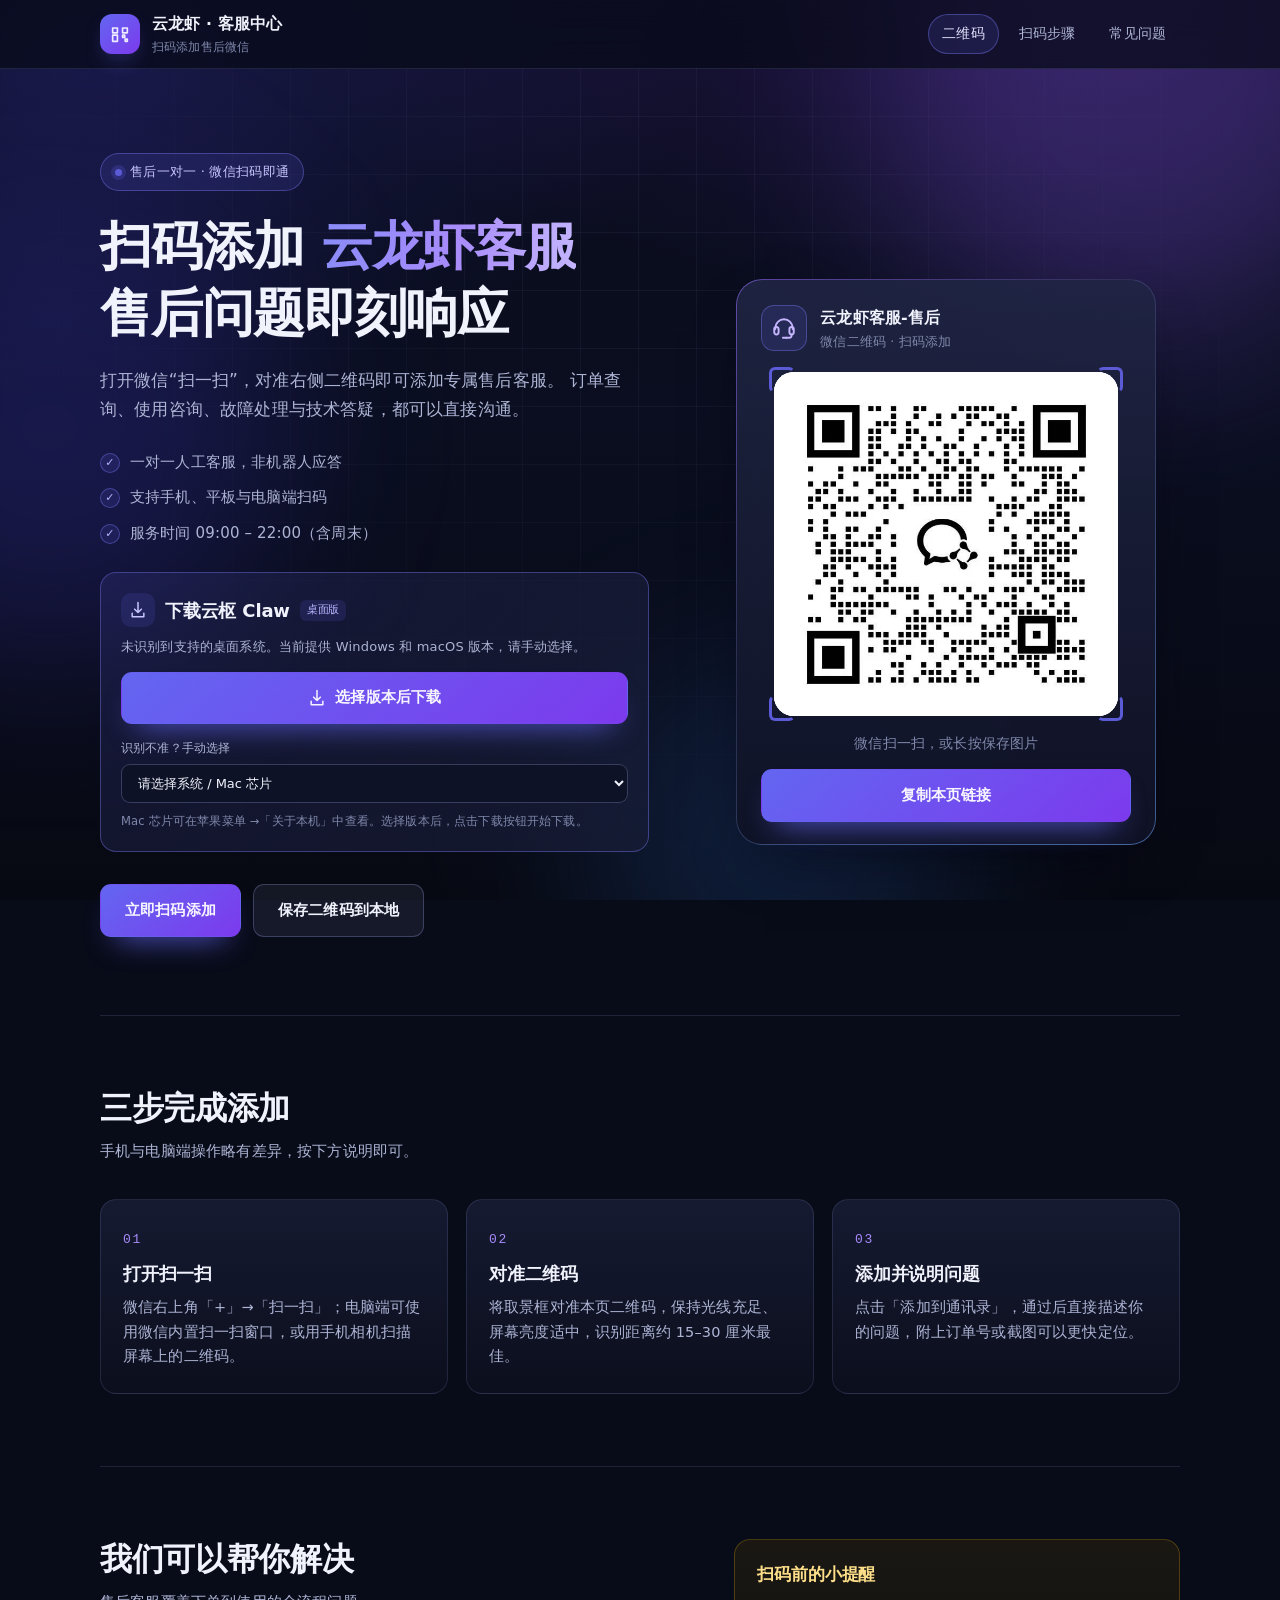
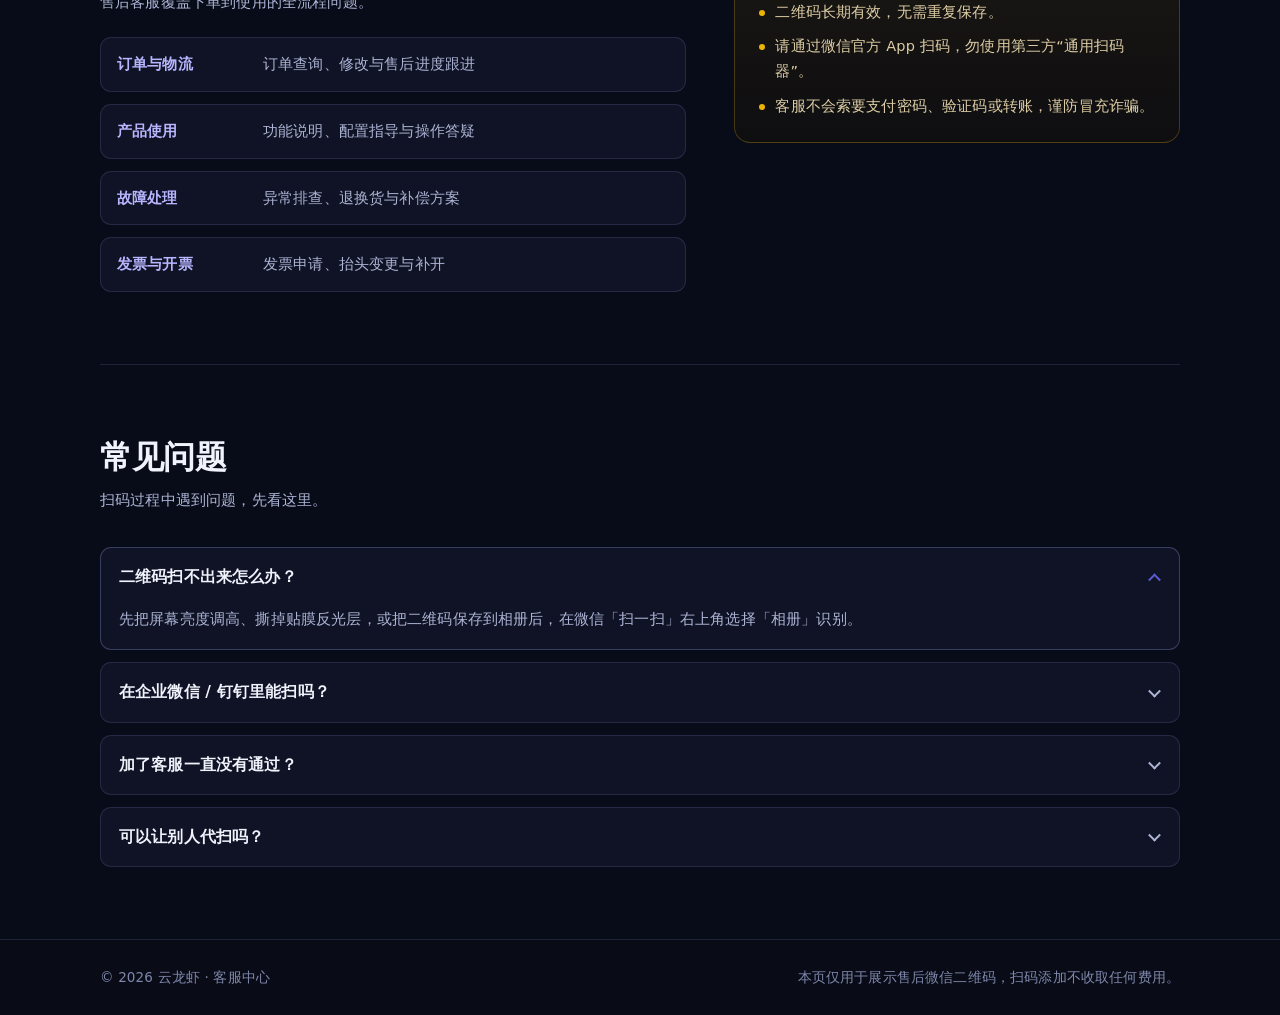
<file: docs/index.html>
<!doctype html>
<html lang="zh-CN">
  <head>
    <meta charset="UTF-8" />
    <meta name="viewport" content="width=device-width, initial-scale=1.0, viewport-fit=cover" />
    <meta name="theme-color" content="#0b1220" />
    <meta name="description" content="扫码添加云龙虾客服-售后微信，获取一对一售后支持。" />
    <meta name="format-detection" content="telephone=no" />
    <title>添加云龙虾客服 · 售后支持</title>
    <link rel="icon" href="data:image/svg+xml,%3Csvg xmlns='http://www.w3.org/2000/svg' viewBox='0 0 64 64'%3E%3Crect width='64' height='64' rx='14' fill='%2307c160'/%3E%3Cg fill='%23fff'%3E%3Crect x='14' y='14' width='12' height='12' rx='2'/%3E%3Crect x='38' y='14' width='12' height='12' rx='2'/%3E%3Crect x='14' y='38' width='12' height='12' rx='2'/%3E%3Crect x='32' y='32' width='6' height='6'/%3E%3Crect x='44' y='32' width='6' height='6'/%3E%3Crect x='32' y='44' width='6' height='6'/%3E%3Crect x='44' y='44' width='6' height='6'/%3E%3C/g%3E%3C/svg%3E" />
    <link rel="stylesheet" href="./styles.css?v=20261015-mobile-v1" />
  </head>
  <body>
    <a class="skip-link" href="#qr-panel">跳到二维码</a>

    <div class="aurora" aria-hidden="true">
      <span class="aurora__blob aurora__blob--green"></span>
      <span class="aurora__blob aurora__blob--blue"></span>
      <span class="aurora__blob aurora__blob--warm"></span>
      <span class="aurora__grid"></span>
    </div>

    <header class="topbar">
      <div class="shell topbar__inner">
        <div class="brand">
          <span class="brand__mark" aria-hidden="true">
            <svg viewBox="0 0 24 24" fill="none" stroke="currentColor" stroke-width="1.8" stroke-linecap="round" stroke-linejoin="round">
              <path d="M4 5.5h5.2v5.2H4zM14.8 5.5H20v5.2h-5.2zM4 13.3h5.2V20H4z" />
              <path d="M14.8 13.3h2.4v2.4h-2.4zM17.6 17.6H20V20h-2.4z" />
            </svg>
          </span>
          <span class="brand__text">
            <strong>云龙虾 · 客服中心</strong>
            <em>扫码添加售后微信</em>
          </span>
        </div>

        <nav class="topbar__nav" aria-label="页面导航">
          <a href="#qr-panel">二维码</a>
          <a href="#steps">扫码步骤</a>
          <a href="#faq">常见问题</a>
        </nav>
      </div>
    </header>

    <main class="shell">
      <section class="hero" aria-labelledby="hero-title">
        <div class="hero__copy">
          <span class="pill">
            <i class="pill__dot" aria-hidden="true"></i>
            售后一对一 · 微信扫码即通
          </span>
          <h1 id="hero-title">
            扫码添加 <span class="grad">云龙虾客服</span><br />
            售后问题即刻响应
          </h1>
          <p class="hero__lead">
            打开微信“扫一扫”，对准<span class="hero__lead-side">右侧</span>二维码即可添加专属售后客服。
            订单查询、使用咨询、故障处理与技术答疑，都可以直接沟通。
          </p>

          <ul class="hero__points">
            <li><span aria-hidden="true">✓</span> 一对一人工客服，非机器人应答</li>
            <li><span aria-hidden="true">✓</span> 支持手机、平板与电脑端扫码</li>
            <li><span aria-hidden="true">✓</span> 服务时间 09:00 – 22:00（含周末）</li>
          </ul>

          <section class="desktop-download" id="desktop-download" aria-labelledby="download-title" hidden>
            <div class="desktop-download__heading">
              <span class="desktop-download__icon" aria-hidden="true">
                <svg viewBox="0 0 24 24" fill="none" stroke="currentColor" stroke-width="1.8" stroke-linecap="round" stroke-linejoin="round">
                  <path d="M12 3v12m-4-4 4 4 4-4M5 16v4h14v-4" />
                </svg>
              </span>
              <h2 id="download-title">下载云枢 Claw <span>桌面版</span></h2>
            </div>
            <p class="desktop-download__status" id="download-status" role="status" aria-live="polite">请选择与你电脑对应的版本。</p>
            <a class="btn btn--primary desktop-download__primary" id="download-primary" href="#download-platform" aria-describedby="download-status">
              <svg viewBox="0 0 24 24" fill="none" stroke="currentColor" stroke-width="1.8" stroke-linecap="round" stroke-linejoin="round" aria-hidden="true">
                <path d="M12 3v12m-4-4 4 4 4-4M5 16v4h14v-4" />
              </svg>
              <span id="download-label">选择版本后下载</span>
            </a>
            <div class="desktop-download__choice">
              <label for="download-platform">识别不准？手动选择</label>
              <select id="download-platform" aria-describedby="download-help">
                <option value="">请选择系统 / Mac 芯片</option>
                <option value="windows-x64" data-label="下载 Windows 64 位版" data-detail="Windows x64 · v0.1.18 · ZIP 完整包" data-url="https://alioss.denuoxuankeji.com/yunshu-claw-codex-updates/windows/0.1.18/builds/20261013-2037/YunshuClaw-0.1.18-windows-x64-full.zip">Windows 64 位 · v0.1.18（ZIP 完整包）</option>
                <option value="mac-arm64" data-label="下载 Mac 版（Apple 芯片）" data-detail="macOS Apple 芯片 · v0.1.5 · DMG" data-url="https://alioss.denuoxuankeji.com/yunshu-claw-codex-updates/mac/0.1.5/%E4%BA%91%E6%9E%A2Claw-0.1.5-mac-arm64.dmg">Mac Apple 芯片 · v0.1.5（M 系列）</option>
                <option value="mac-x64" data-label="下载 Mac 版（Intel 芯片）" data-detail="macOS Intel 芯片 · v0.1.5 · DMG" data-url="https://alioss.denuoxuankeji.com/yunshu-claw-codex-updates/mac/0.1.5/%E4%BA%91%E6%9E%A2Claw-0.1.5-mac-x64.dmg">Mac Intel 芯片 · v0.1.5（x64）</option>
              </select>
            </div>
            <p class="desktop-download__help" id="download-help">Mac 芯片可在苹果菜单 →「关于本机」中查看。选择版本后，点击下载按钮开始下载。</p>
          </section>

          <div class="hero__cta">
            <a class="btn btn--primary" href="#qr-panel">立即扫码添加</a>
            <a class="btn btn--ghost" href="./customer-service-qr.jpg?v=20261010" download="customer-service-qr.jpg" id="save-qr">
              保存二维码到本地
            </a>
          </div>

          <p class="hero__hint" id="save-hint" role="status" aria-live="polite"></p>
        </div>

        <div class="hero__card" id="qr-panel">
          <div class="qr-card">
            <div class="activation-intro mobile-only">
              <p class="activation-intro__brand">云枢 Claw · 软件激活</p>
              <h1 id="activation-title">添加微信，激活软件</h1>
            </div>
            <div class="qr-card__head">
              <span class="qr-card__avatar" aria-hidden="true">
                <svg viewBox="0 0 24 24" fill="none" stroke="currentColor" stroke-width="1.8" stroke-linecap="round" stroke-linejoin="round">
                  <path d="M4 13v-1a8 8 0 0 1 16 0v1" />
                  <rect x="3" y="11" width="4" height="7" rx="2" />
                  <rect x="17" y="11" width="4" height="7" rx="2" />
                  <path d="M19 18v1a2 2 0 0 1-2 2h-3" />
                  <path d="M11 21h3" />
                </svg>
              </span>
              <span class="qr-card__name">
                <strong>云龙虾客服-售后</strong>
                <em>微信二维码 · 扫码添加</em>
              </span>
            </div>

            <div class="qr-card__frame">
              <img
                class="qr-card__img"
                src="./customer-service-qr.jpg?v=20261010"
                alt="云龙虾客服-售后 的微信二维码，扫码即可添加好友"
                width="640"
                height="640"
                decoding="async"
              />
              <span class="qr-card__corner qr-card__corner--tl" aria-hidden="true"></span>
              <span class="qr-card__corner qr-card__corner--tr" aria-hidden="true"></span>
              <span class="qr-card__corner qr-card__corner--bl" aria-hidden="true"></span>
              <span class="qr-card__corner qr-card__corner--br" aria-hidden="true"></span>
            </div>

            <div class="activation-guide mobile-only">
              <p class="activation-guide__press" id="activation-press"><span aria-hidden="true">↑</span> 在微信内长按二维码识别</p>
              <ol class="activation-steps" aria-label="软件激活步骤">
                <li>
                  <span class="activation-steps__number" aria-hidden="true">1</span>
                  <div><strong>添加微信联系人</strong><p>识别后点击「添加到通讯录」</p></div>
                </li>
                <li>
                  <span class="activation-steps__number" aria-hidden="true">2</span>
                  <div><strong>发送 <em>「激活软件」</em></strong><p>通过后，客服协助完成激活</p></div>
                </li>
              </ol>
              <details class="activation-help">
                <summary>不在微信内，或长按没反应？</summary>
                <p>先保存二维码，再打开微信右上角「+」→「扫一扫」→ 从相册选择这张图片识别。</p>
                <a class="btn btn--ghost" id="mobile-save-qr" href="./customer-service-qr.jpg?v=20261010" download="customer-service-qr.jpg">保存二维码图片</a>
                <p class="activation-help__status" id="mobile-save-hint" role="status" aria-live="polite"></p>
              </details>
              <p class="activation-guide__note">人工客服协助 · 服务时间 09:00 – 22:00</p>
            </div>

            <p class="qr-card__tip">微信扫一扫，或长按保存图片</p>

            <div class="qr-card__actions">
              <button class="btn btn--primary btn--block" type="button" id="copy-link">
                复制本页链接
              </button>
            </div>
          </div>
        </div>
      </section>

      <section class="block" id="steps" aria-labelledby="steps-title">
        <header class="block__head">
          <h2 id="steps-title">三步完成添加</h2>
          <p>手机与电脑端操作略有差异，按下方说明即可。</p>
        </header>

        <div class="grid grid--3">
          <article class="card">
            <span class="card__index">01</span>
            <h3>打开扫一扫</h3>
            <p>微信右上角「+」→「扫一扫」；电脑端可使用微信内置扫一扫窗口，或用手机相机扫描屏幕上的二维码。</p>
          </article>
          <article class="card">
            <span class="card__index">02</span>
            <h3>对准二维码</h3>
            <p>将取景框对准本页二维码，保持光线充足、屏幕亮度适中，识别距离约 15–30 厘米最佳。</p>
          </article>
          <article class="card">
            <span class="card__index">03</span>
            <h3>添加并说明问题</h3>
            <p>点击「添加到通讯录」，通过后直接描述你的问题，附上订单号或截图可以更快定位。</p>
          </article>
        </div>
      </section>

      <section class="block block--split" aria-labelledby="support-title">
        <div class="support">
          <h2 id="support-title">我们可以帮你解决</h2>
          <p class="support__lead">售后客服覆盖下单到使用的全流程问题。</p>
          <ul class="support__list">
            <li><strong>订单与物流</strong><span>订单查询、修改与售后进度跟进</span></li>
            <li><strong>产品使用</strong><span>功能说明、配置指导与操作答疑</span></li>
            <li><strong>故障处理</strong><span>异常排查、退换货与补偿方案</span></li>
            <li><strong>发票与开票</strong><span>发票申请、抬头变更与补开</span></li>
          </ul>
        </div>

        <div class="note-card">
          <h3>扫码前的小提醒</h3>
          <ul>
            <li>二维码长期有效，无需重复保存。</li>
            <li>请通过微信官方 App 扫码，勿使用第三方“通用扫码器”。</li>
            <li>客服不会索要支付密码、验证码或转账，谨防冒充诈骗。</li>
          </ul>
        </div>
      </section>

      <section class="block" id="faq" aria-labelledby="faq-title">
        <header class="block__head">
          <h2 id="faq-title">常见问题</h2>
          <p>扫码过程中遇到问题，先看这里。</p>
        </header>

        <div class="faq">
          <details open>
            <summary>二维码扫不出来怎么办？</summary>
            <p>先把屏幕亮度调高、撕掉贴膜反光层，或把二维码保存到相册后，在微信「扫一扫」右上角选择「相册」识别。</p>
          </details>
          <details>
            <summary>在企业微信 / 钉钉里能扫吗？</summary>
            <p>建议使用微信 App 扫码添加客服；如果在其他应用中无法识别或跳转，请保存二维码后，在微信「扫一扫」中选择相册识别。</p>
          </details>
          <details>
            <summary>加了客服一直没有通过？</summary>
            <p>客服在 09:00 – 22:00 内会逐一处理，高峰期可能延迟，请耐心等待；紧急问题可再次发送消息提醒。</p>
          </details>
          <details>
            <summary>可以让别人代扫吗？</summary>
            <p>可以。把本页链接分享给同事，对方用微信扫码添加后说明情况即可，售后会核对订单信息。</p>
          </details>
        </div>
      </section>
    </main>

    <footer class="footer">
      <div class="shell footer__inner">
        <p>© <span id="year">2026</span> 云龙虾 · 客服中心</p>
        <p class="footer__note">本页仅用于展示售后微信二维码，扫码添加不收取任何费用。</p>
      </div>
    </footer>

    <a class="fab" href="#qr-panel" id="fab" aria-label="回到二维码">
      <svg viewBox="0 0 24 24" fill="none" stroke="currentColor" stroke-width="1.9" stroke-linecap="round" stroke-linejoin="round" aria-hidden="true">
        <path d="M4 5.5h5.2v5.2H4zM14.8 5.5H20v5.2h-5.2zM4 13.3h5.2V20H4z" />
        <path d="M14.8 13.3h2.4v2.4h-2.4zM17.6 17.6H20V20h-2.4z" />
      </svg>
      <span>扫码</span>
    </a>

    <script src="./app.js?v=20261015-mobile-v1" defer></script>
  </body>
</html>
</file>
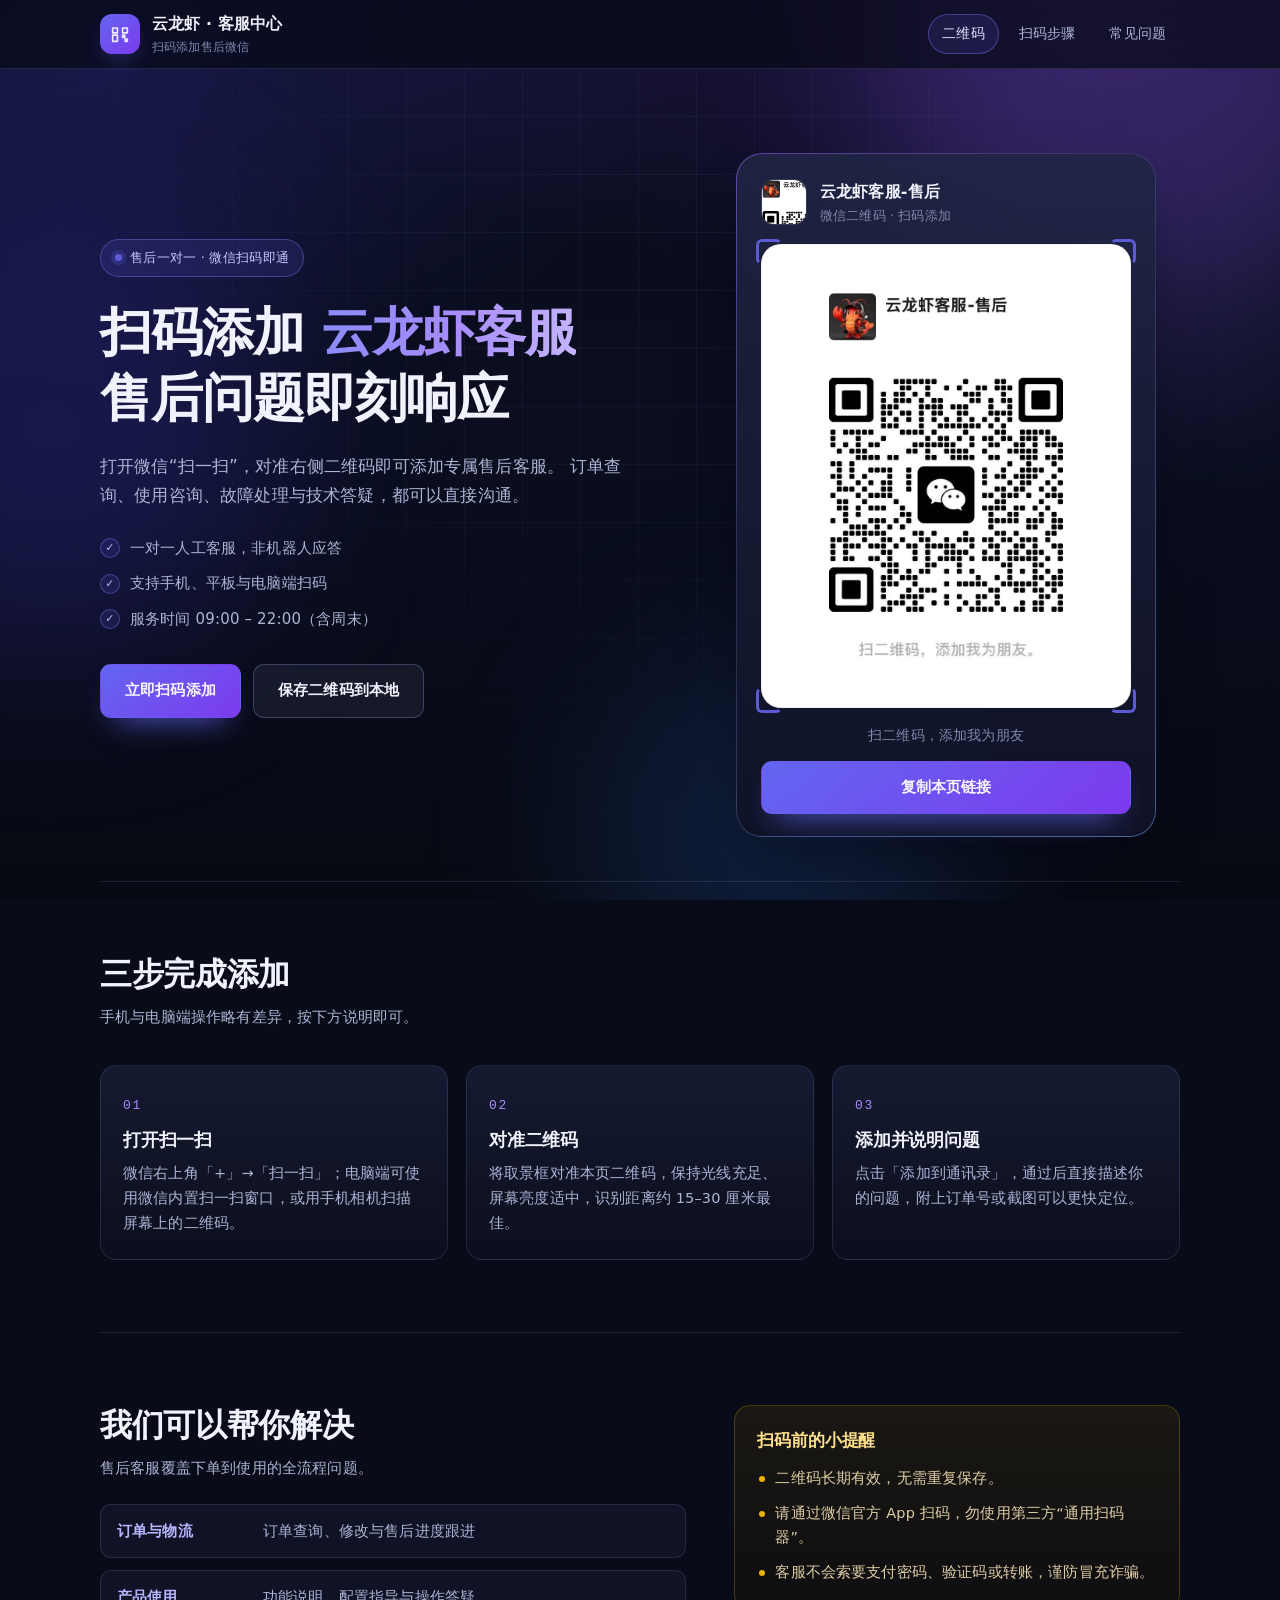
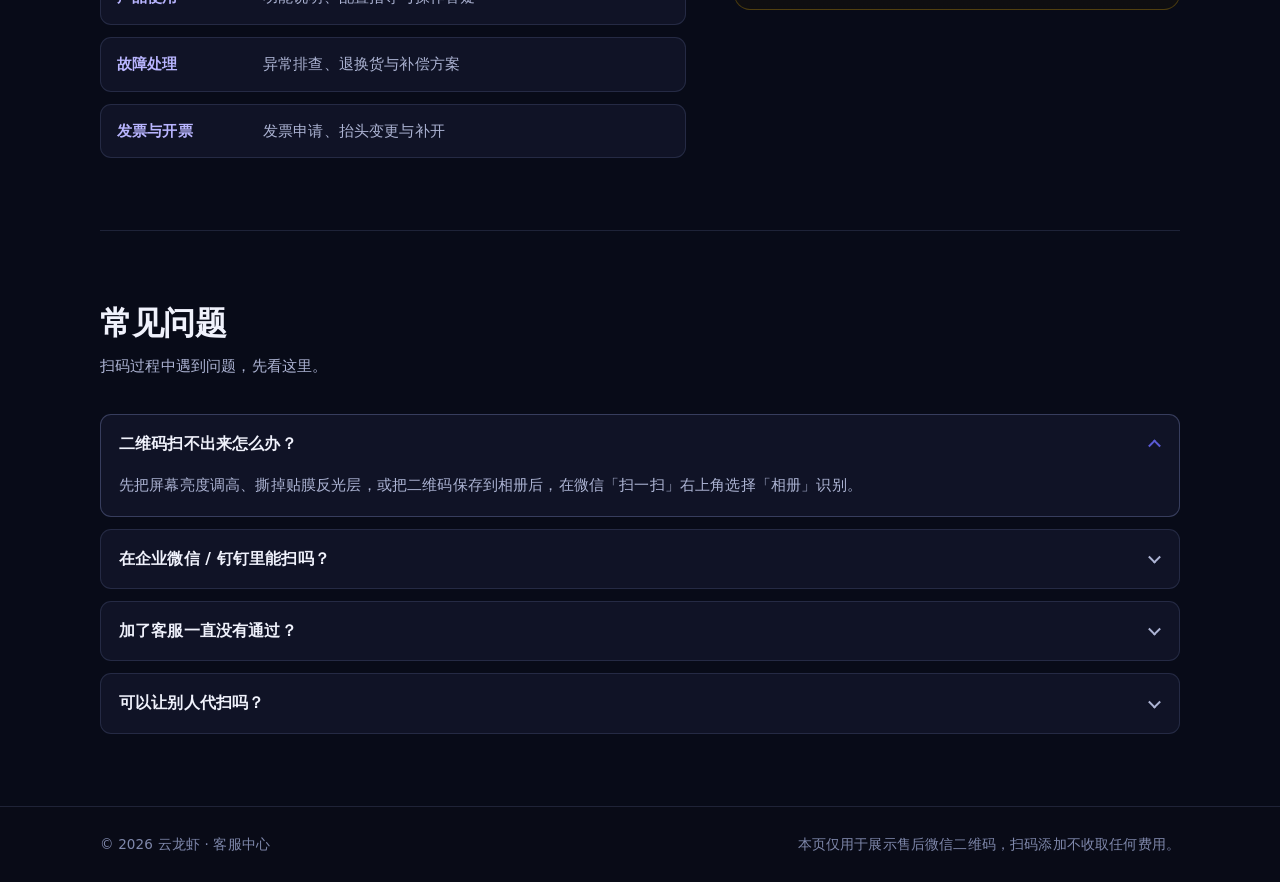
<file: site/index.html>
<!doctype html>
<html lang="zh-CN">
  <head>
    <meta charset="UTF-8" />
    <meta name="viewport" content="width=device-width, initial-scale=1.0, viewport-fit=cover" />
    <meta name="theme-color" content="#0b1220" />
    <meta name="description" content="扫码添加云龙虾客服-售后微信，获取一对一售后支持。" />
    <meta name="format-detection" content="telephone=no" />
    <title>添加云龙虾客服 · 售后支持</title>
    <link rel="icon" href="data:image/svg+xml,%3Csvg xmlns='http://www.w3.org/2000/svg' viewBox='0 0 64 64'%3E%3Crect width='64' height='64' rx='14' fill='%2307c160'/%3E%3Cg fill='%23fff'%3E%3Crect x='14' y='14' width='12' height='12' rx='2'/%3E%3Crect x='38' y='14' width='12' height='12' rx='2'/%3E%3Crect x='14' y='38' width='12' height='12' rx='2'/%3E%3Crect x='32' y='32' width='6' height='6'/%3E%3Crect x='44' y='32' width='6' height='6'/%3E%3Crect x='32' y='44' width='6' height='6'/%3E%3Crect x='44' y='44' width='6' height='6'/%3E%3C/g%3E%3C/svg%3E" />
    <link rel="stylesheet" href="./styles.css" />
  </head>
  <body>
    <a class="skip-link" href="#qr-panel">跳到二维码</a>

    <div class="aurora" aria-hidden="true">
      <span class="aurora__blob aurora__blob--green"></span>
      <span class="aurora__blob aurora__blob--blue"></span>
      <span class="aurora__blob aurora__blob--warm"></span>
      <span class="aurora__grid"></span>
    </div>

    <header class="topbar">
      <div class="shell topbar__inner">
        <div class="brand">
          <span class="brand__mark" aria-hidden="true">
            <svg viewBox="0 0 24 24" fill="none" stroke="currentColor" stroke-width="1.8" stroke-linecap="round" stroke-linejoin="round">
              <path d="M4 5.5h5.2v5.2H4zM14.8 5.5H20v5.2h-5.2zM4 13.3h5.2V20H4z" />
              <path d="M14.8 13.3h2.4v2.4h-2.4zM17.6 17.6H20V20h-2.4z" />
            </svg>
          </span>
          <span class="brand__text">
            <strong>云龙虾 · 客服中心</strong>
            <em>扫码添加售后微信</em>
          </span>
        </div>

        <nav class="topbar__nav" aria-label="页面导航">
          <a href="#qr-panel">二维码</a>
          <a href="#steps">扫码步骤</a>
          <a href="#faq">常见问题</a>
        </nav>
      </div>
    </header>

    <main class="shell">
      <section class="hero" aria-labelledby="hero-title">
        <div class="hero__copy">
          <span class="pill">
            <i class="pill__dot" aria-hidden="true"></i>
            售后一对一 · 微信扫码即通
          </span>
          <h1 id="hero-title">
            扫码添加 <span class="grad">云龙虾客服</span><br />
            售后问题即刻响应
          </h1>
          <p class="hero__lead">
            打开微信“扫一扫”，对准<span class="hero__lead-side">右侧</span>二维码即可添加专属售后客服。
            订单查询、使用咨询、故障处理与技术答疑，都可以直接沟通。
          </p>

          <ul class="hero__points">
            <li><span aria-hidden="true">✓</span> 一对一人工客服，非机器人应答</li>
            <li><span aria-hidden="true">✓</span> 支持手机、平板与电脑端扫码</li>
            <li><span aria-hidden="true">✓</span> 服务时间 09:00 – 22:00（含周末）</li>
          </ul>

          <div class="hero__cta">
            <a class="btn btn--primary" href="#qr-panel">立即扫码添加</a>
            <a class="btn btn--ghost" href="./customer-service-qr.jpg" download="customer-service-qr.jpg" id="save-qr">
              保存二维码到本地
            </a>
          </div>

          <p class="hero__hint" id="save-hint" role="status" aria-live="polite"></p>
        </div>

        <div class="hero__card" id="qr-panel">
          <div class="qr-card">
            <div class="qr-card__head">
          <span class="qr-card__avatar" aria-hidden="true">
                <img src="./customer-service-qr.jpg" alt="" width="888" height="1128" decoding="async" />
              </span>
              <span class="qr-card__name">
                <strong>云龙虾客服-售后</strong>
                <em>微信二维码 · 扫码添加</em>
              </span>
            </div>

            <div class="qr-card__frame">
              <img
                class="qr-card__img"
                src="./customer-service-qr.jpg"
                alt="云龙虾客服-售后 的微信二维码，扫码即可添加好友"
                width="888"
                height="1128"
                decoding="async"
              />
              <span class="qr-card__corner qr-card__corner--tl" aria-hidden="true"></span>
              <span class="qr-card__corner qr-card__corner--tr" aria-hidden="true"></span>
              <span class="qr-card__corner qr-card__corner--bl" aria-hidden="true"></span>
              <span class="qr-card__corner qr-card__corner--br" aria-hidden="true"></span>
            </div>

            <p class="qr-card__tip">扫二维码，添加我为朋友</p>

            <div class="qr-card__actions">
              <button class="btn btn--primary btn--block" type="button" id="copy-link">
                复制本页链接
              </button>
            </div>
          </div>
        </div>
      </section>

      <section class="block" id="steps" aria-labelledby="steps-title">
        <header class="block__head">
          <h2 id="steps-title">三步完成添加</h2>
          <p>手机与电脑端操作略有差异，按下方说明即可。</p>
        </header>

        <div class="grid grid--3">
          <article class="card">
            <span class="card__index">01</span>
            <h3>打开扫一扫</h3>
            <p>微信右上角「+」→「扫一扫」；电脑端可使用微信内置扫一扫窗口，或用手机相机扫描屏幕上的二维码。</p>
          </article>
          <article class="card">
            <span class="card__index">02</span>
            <h3>对准二维码</h3>
            <p>将取景框对准本页二维码，保持光线充足、屏幕亮度适中，识别距离约 15–30 厘米最佳。</p>
          </article>
          <article class="card">
            <span class="card__index">03</span>
            <h3>添加并说明问题</h3>
            <p>点击「添加到通讯录」，通过后直接描述你的问题，附上订单号或截图可以更快定位。</p>
          </article>
        </div>
      </section>

      <section class="block block--split" aria-labelledby="support-title">
        <div class="support">
          <h2 id="support-title">我们可以帮你解决</h2>
          <p class="support__lead">售后客服覆盖下单到使用的全流程问题。</p>
          <ul class="support__list">
            <li><strong>订单与物流</strong><span>订单查询、修改与售后进度跟进</span></li>
            <li><strong>产品使用</strong><span>功能说明、配置指导与操作答疑</span></li>
            <li><strong>故障处理</strong><span>异常排查、退换货与补偿方案</span></li>
            <li><strong>发票与开票</strong><span>发票申请、抬头变更与补开</span></li>
          </ul>
        </div>

        <div class="note-card">
          <h3>扫码前的小提醒</h3>
          <ul>
            <li>二维码长期有效，无需重复保存。</li>
            <li>请通过微信官方 App 扫码，勿使用第三方“通用扫码器”。</li>
            <li>客服不会索要支付密码、验证码或转账，谨防冒充诈骗。</li>
          </ul>
        </div>
      </section>

      <section class="block" id="faq" aria-labelledby="faq-title">
        <header class="block__head">
          <h2 id="faq-title">常见问题</h2>
          <p>扫码过程中遇到问题，先看这里。</p>
        </header>

        <div class="faq">
          <details open>
            <summary>二维码扫不出来怎么办？</summary>
            <p>先把屏幕亮度调高、撕掉贴膜反光层，或把二维码保存到相册后，在微信「扫一扫」右上角选择「相册」识别。</p>
          </details>
          <details>
            <summary>在企业微信 / 钉钉里能扫吗？</summary>
            <p>该二维码是个人微信好友码，需要用微信 App 扫描。其他应用扫码可能无法跳转到添加页面。</p>
          </details>
          <details>
            <summary>加了客服一直没有通过？</summary>
            <p>客服在 09:00 – 22:00 内会逐一处理，高峰期可能延迟，请耐心等待；紧急问题可再次发送消息提醒。</p>
          </details>
          <details>
            <summary>可以让别人代扫吗？</summary>
            <p>可以。把本页链接分享给同事，对方用微信扫码添加后说明情况即可，售后会核对订单信息。</p>
          </details>
        </div>
      </section>
    </main>

    <footer class="footer">
      <div class="shell footer__inner">
        <p>© <span id="year">2026</span> 云龙虾 · 客服中心</p>
        <p class="footer__note">本页仅用于展示售后微信二维码，扫码添加不收取任何费用。</p>
      </div>
    </footer>

    <a class="fab" href="#qr-panel" id="fab" aria-label="回到二维码">
      <svg viewBox="0 0 24 24" fill="none" stroke="currentColor" stroke-width="1.9" stroke-linecap="round" stroke-linejoin="round" aria-hidden="true">
        <path d="M4 5.5h5.2v5.2H4zM14.8 5.5H20v5.2h-5.2zM4 13.3h5.2V20H4z" />
        <path d="M14.8 13.3h2.4v2.4h-2.4zM17.6 17.6H20V20h-2.4z" />
      </svg>
      <span>扫码</span>
    </a>

    <script src="./app.js" defer></script>
  </body>
</html>
</file>
<file: docs/styles.css>
:root {
  --bg: #080b18;
  --bg-soft: #0e1226;
  --panel: rgba(24, 29, 54, 0.72);
  --panel-solid: #171d38;
  --line: rgba(150, 160, 220, 0.16);
  --line-strong: rgba(150, 160, 220, 0.3);
  --text: #f0f2fc;
  --text-soft: #adb4d4;
  --text-dim: #7f88ab;
  --brand: #5b5bd6;
  --brand-soft: rgba(91, 91, 214, 0.16);
  --brand-line: rgba(124, 124, 245, 0.4);
  --accent: #a78bfa;
  --radius-lg: 26px;
  --radius-md: 16px;
  --radius-sm: 11px;
  --shadow-card: 0 26px 60px -28px rgba(2, 6, 16, 0.85);
  --shell: 1160px;
  --grad-brand: linear-gradient(140deg, #6366f1, #7c3aed);
  --grad-text: linear-gradient(96deg, #8b8cf9 4%, #a78bfa 52%, #c4b5fd 100%);
}

*,
*::before,
*::after {
  box-sizing: border-box;
}

html {
  scroll-behavior: smooth;
  scroll-padding-top: 96px;
  -webkit-text-size-adjust: 100%;
}

body {
  margin: 0;
  min-height: 100dvh;
  background-color: var(--bg);
  color: var(--text);
  font-family: "PingFang SC", "HarmonyOS Sans SC", "Microsoft YaHei", "Segoe UI",
    system-ui, -apple-system, "Helvetica Neue", Arial, sans-serif;
  font-size: 16px;
  line-height: 1.7;
  letter-spacing: 0.01em;
  overflow-x: hidden;
}

img {
  max-width: 100%;
  display: block;
}

h1,
h2,
h3 {
  margin: 0;
  line-height: 1.28;
  letter-spacing: -0.01em;
  font-weight: 700;
}

p {
  margin: 0;
}

ul {
  margin: 0;
  padding: 0;
  list-style: none;
}

a {
  color: inherit;
  text-decoration: none;
}

button {
  font: inherit;
  color: inherit;
}

:focus-visible {
  outline: 2px solid var(--brand);
  outline-offset: 3px;
  border-radius: 6px;
}

.shell {
  width: 100%;
  max-width: var(--shell);
  margin-inline: auto;
  padding-inline: clamp(18px, 4vw, 40px);
}

.skip-link {
  position: fixed;
  top: -80px;
  left: 16px;
  z-index: 99;
  padding: 10px 16px;
  border-radius: 0 0 12px 12px;
  background: var(--grad-brand);
  color: #f6f5ff;
  font-weight: 600;
  transition: top 0.2s ease;
}

.skip-link:focus {
  top: 0;
}

/* ---------- 背景光效 ---------- */
.aurora {
  position: fixed;
  inset: 0;
  z-index: -1;
  overflow: hidden;
  background:
    radial-gradient(1200px 620px at 78% -8%, rgba(124, 58, 237, 0.24), transparent 62%),
    radial-gradient(1000px 560px at 8% 6%, rgba(79, 70, 229, 0.24), transparent 60%),
    linear-gradient(180deg, #080b18 0%, #0a0e20 46%, #070912 100%);
}

.aurora__blob {
  position: absolute;
  border-radius: 50%;
  filter: blur(90px);
  opacity: 0.5;
}

.aurora__blob--green {
  width: 520px;
  height: 520px;
  top: -160px;
  right: -120px;
  background: rgba(139, 92, 246, 0.5);
  animation: drift 18s ease-in-out infinite;
}

.aurora__blob--blue {
  width: 460px;
  height: 460px;
  top: 22%;
  left: -180px;
  background: rgba(67, 56, 202, 0.5);
  animation: drift 22s ease-in-out infinite reverse;
}

.aurora__blob--warm {
  width: 380px;
  height: 380px;
  bottom: -140px;
  left: 46%;
  background: rgba(56, 130, 246, 0.34);
  animation: drift 26s ease-in-out infinite;
}

.aurora__grid {
  position: absolute;
  inset: 0;
  background-image:
    linear-gradient(rgba(150, 160, 220, 0.07) 1px, transparent 1px),
    linear-gradient(90deg, rgba(150, 160, 220, 0.07) 1px, transparent 1px);
  background-size: 58px 58px;
  mask-image: radial-gradient(circle at 50% 26%, #000 8%, transparent 74%);
  -webkit-mask-image: radial-gradient(circle at 50% 26%, #000 8%, transparent 74%);
}

@keyframes drift {
  0%,
  100% {
    transform: translate3d(0, 0, 0) scale(1);
  }
  50% {
    transform: translate3d(-28px, 34px, 0) scale(1.08);
  }
}

/* ---------- 顶栏 ---------- */
.topbar {
  position: sticky;
  top: 0;
  z-index: 30;
  backdrop-filter: blur(16px);
  -webkit-backdrop-filter: blur(16px);
  background: rgba(8, 11, 24, 0.72);
  border-bottom: 1px solid var(--line);
  padding-top: env(safe-area-inset-top);
}

.topbar__inner {
  display: flex;
  align-items: center;
  justify-content: space-between;
  gap: 16px;
  min-height: 68px;
}

.brand {
  display: flex;
  align-items: center;
  gap: 12px;
  min-width: 0;
}

.brand__mark {
  flex: 0 0 auto;
  display: grid;
  place-items: center;
  width: 40px;
  height: 40px;
  border-radius: 12px;
  color: #eeecfe;
  background: var(--grad-brand);
  box-shadow: 0 10px 24px -12px rgba(99, 102, 241, 0.95);
}

.brand__mark svg {
  width: 22px;
  height: 22px;
}

.brand__text {
  display: flex;
  flex-direction: column;
  min-width: 0;
}

.brand__text strong {
  font-size: 15.5px;
  font-weight: 650;
  white-space: nowrap;
}

.brand__text em {
  font-style: normal;
  font-size: 12px;
  color: var(--text-dim);
  white-space: nowrap;
  overflow: hidden;
  text-overflow: ellipsis;
}

.topbar__nav {
  display: flex;
  align-items: center;
  gap: 6px;
}

.topbar__nav a {
  padding: 8px 14px;
  border-radius: 999px;
  font-size: 14px;
  color: var(--text-soft);
  transition: background 0.2s ease, color 0.2s ease;
}

.topbar__nav a:hover {
  color: var(--text);
  background: rgba(150, 160, 220, 0.12);
}

.topbar__nav a.is-active {
  color: #e7e5ff;
  background: var(--brand-soft);
  box-shadow: inset 0 0 0 1px var(--brand-line);
}

/* ---------- 首屏 ---------- */
.hero {
  display: grid;
  grid-template-columns: minmax(0, 1.08fr) minmax(0, 0.92fr);
  align-items: center;
  gap: clamp(28px, 5vw, 64px);
  padding: clamp(44px, 7vw, 84px) 0 clamp(28px, 4vw, 44px);
}

.pill {
  display: inline-flex;
  align-items: center;
  gap: 8px;
  padding: 7px 14px;
  border-radius: 999px;
  border: 1px solid var(--brand-line);
  background: var(--brand-soft);
  color: #c9c6ff;
  font-size: 13px;
  letter-spacing: 0.02em;
}

.pill__dot {
  width: 7px;
  height: 7px;
  border-radius: 50%;
  background: var(--brand);
  box-shadow: 0 0 0 4px rgba(99, 102, 241, 0.2);
  animation: pulse 2.4s ease-in-out infinite;
}

@keyframes pulse {
  0%,
  100% {
    box-shadow: 0 0 0 3px rgba(99, 102, 241, 0.18);
  }
  50% {
    box-shadow: 0 0 0 7px rgba(99, 102, 241, 0.05);
  }
}

.hero h1 {
  margin-top: 22px;
  font-size: clamp(30px, 1rem + 3.4vw, 52px);
  font-weight: 800;
  letter-spacing: -0.02em;
}

.grad {
  background: var(--grad-text);
  -webkit-background-clip: text;
  background-clip: text;
  color: transparent;
}

.hero__lead {
  margin-top: 20px;
  max-width: 36em;
  color: var(--text-soft);
  font-size: clamp(15px, 1rem + 0.14vw, 17px);
}

.hero__points {
  margin-top: 26px;
  display: grid;
  gap: 10px;
}

.hero__points li {
  display: flex;
  align-items: center;
  gap: 10px;
  color: var(--text-soft);
  font-size: 15px;
}

.hero__points span {
  display: grid;
  place-items: center;
  flex: 0 0 auto;
  width: 20px;
  height: 20px;
  border-radius: 50%;
  background: var(--brand-soft);
  border: 1px solid var(--brand-line);
  color: #b9b5ff;
  font-size: 11px;
}

.hero__cta {
  margin-top: 32px;
  display: flex;
  flex-wrap: wrap;
  gap: 12px;
}

.btn {
  display: inline-flex;
  align-items: center;
  justify-content: center;
  gap: 8px;
  padding: 13px 24px;
  border-radius: var(--radius-sm);
  border: 1px solid transparent;
  font-size: 15px;
  font-weight: 600;
  cursor: pointer;
  transition: transform 0.18s ease, box-shadow 0.18s ease, background 0.18s ease,
    border-color 0.18s ease;
  -webkit-tap-highlight-color: transparent;
}

.btn:active {
  transform: translateY(1px);
}

.btn--primary {
  background: var(--grad-brand);
  color: #f6f5ff;
  box-shadow: 0 16px 30px -16px rgba(99, 102, 241, 0.95);
}

.btn--primary:hover {
  box-shadow: 0 20px 36px -14px rgba(124, 58, 237, 0.95);
}

.btn--ghost {
  background: rgba(150, 160, 220, 0.09);
  border-color: var(--line-strong);
  color: var(--text);
}

.btn--ghost:hover {
  background: rgba(150, 160, 220, 0.16);
}

.btn--block {
  width: 100%;
}

.hero__hint {
  margin-top: 14px;
  min-height: 20px;
  font-size: 13.5px;
  color: #b9b5ff;
}

.hero__lead-side {
  display: inline;
}

/* ---------- 二维码卡片 ---------- */
.hero__card {
  display: flex;
  justify-content: center;
  scroll-margin-top: 110px;
}

.qr-card {
  position: relative;
  width: min(100%, 420px);
  padding: 24px 24px 22px;
  border-radius: var(--radius-lg);
  border: 1px solid var(--line);
  background: linear-gradient(180deg, rgba(32, 37, 68, 0.9), rgba(16, 19, 38, 0.94));
  box-shadow: var(--shadow-card);
  animation: rise 0.7s cubic-bezier(0.22, 0.68, 0.32, 1) both;
}

.qr-card::after {
  content: "";
  position: absolute;
  inset: -1px;
  border-radius: inherit;
  padding: 1px;
  background: linear-gradient(140deg, rgba(139, 92, 246, 0.55), transparent 44%, rgba(96, 165, 250, 0.45));
  -webkit-mask: linear-gradient(#000 0 0) content-box, linear-gradient(#000 0 0);
  mask: linear-gradient(#000 0 0) content-box, linear-gradient(#000 0 0);
  -webkit-mask-composite: xor;
  mask-composite: exclude;
  pointer-events: none;
}

@keyframes rise {
  from {
    opacity: 0;
    transform: translateY(22px) scale(0.985);
  }
  to {
    opacity: 1;
    transform: none;
  }
}

.qr-card__head {
  display: flex;
  align-items: center;
  gap: 13px;
}

.qr-card__avatar {
  flex: 0 0 auto;
  display: grid;
  place-items: center;
  width: 46px;
  height: 46px;
  border-radius: 13px;
  border: 1px solid var(--brand-line);
  background: var(--brand-soft);
  color: #c4b5fd;
}

.qr-card__avatar svg {
  width: 26px;
  height: 26px;
}

.qr-card__name {
  display: flex;
  flex-direction: column;
  min-width: 0;
}

.qr-card__name strong {
  font-size: 16px;
  font-weight: 650;
}

.qr-card__name em {
  font-style: normal;
  font-size: 12.5px;
  color: var(--text-dim);
}

.qr-card__frame {
  position: relative;
  width: min(100%, 344px);
  margin: 20px auto 0;
  border-radius: 20px;
  background: #ffffff;
  box-shadow: inset 0 0 0 1px rgba(11, 18, 32, 0.06);
}

.qr-card__img {
  /* 图片已自带扫码静区，保持方形原比例，不再裁切或叠加内边距。 */
  width: 100%;
  height: auto;
  aspect-ratio: 1;
  object-fit: contain;
  border-radius: inherit;
  background: #fff;
}

.qr-card__corner {
  position: absolute;
  width: 26px;
  height: 26px;
  border: 3px solid var(--brand);
  border-radius: 6px;
  pointer-events: none;
}

.qr-card__corner--tl {
  top: -5px;
  left: -5px;
  border-right-color: transparent;
  border-bottom-color: transparent;
}

.qr-card__corner--tr {
  top: -5px;
  right: -5px;
  border-left-color: transparent;
  border-bottom-color: transparent;
}

.qr-card__corner--bl {
  bottom: -5px;
  left: -5px;
  border-right-color: transparent;
  border-top-color: transparent;
}

.qr-card__corner--br {
  bottom: -5px;
  right: -5px;
  border-left-color: transparent;
  border-top-color: transparent;
}

.qr-card__tip {
  margin-top: 16px;
  text-align: center;
  font-size: 13.5px;
  color: var(--text-dim);
}

.qr-card__actions {
  margin-top: 14px;
}

/* ---------- 通用区块 ---------- */
.block {
  padding: clamp(40px, 6vw, 72px) 0;
  border-top: 1px solid var(--line);
  scroll-margin-top: 96px;
}

.block__head {
  max-width: 620px;
  margin-bottom: clamp(22px, 3vw, 34px);
}

.block__head h2,
.support h2 {
  font-size: clamp(22px, 1rem + 1.5vw, 32px);
  font-weight: 750;
}

.block__head p,
.support__lead {
  margin-top: 10px;
  color: var(--text-soft);
  font-size: 15px;
}

.grid {
  display: grid;
  gap: 18px;
}

.grid--3 {
  grid-template-columns: repeat(3, minmax(0, 1fr));
}

.card {
  position: relative;
  padding: 24px 22px;
  border-radius: var(--radius-md);
  border: 1px solid var(--line);
  background: linear-gradient(180deg, rgba(28, 33, 60, 0.7), rgba(13, 16, 32, 0.72));
  transition: border-color 0.22s ease, transform 0.22s ease;
}

.card:hover {
  border-color: var(--brand-line);
  transform: translateY(-3px);
}

.card__index {
  display: inline-block;
  font-family: "SFMono-Regular", ui-monospace, Menlo, Consolas, monospace;
  font-size: 13px;
  letter-spacing: 0.14em;
  color: var(--accent);
}

.card h3 {
  margin-top: 12px;
  font-size: 17.5px;
}

.card p {
  margin-top: 10px;
  color: var(--text-soft);
  font-size: 14.5px;
}

.block--split {
  display: grid;
  grid-template-columns: minmax(0, 1.25fr) minmax(0, 0.95fr);
  gap: clamp(24px, 4vw, 48px);
  align-items: start;
}

.support__list {
  margin-top: 22px;
  display: grid;
  gap: 12px;
}

.support__list li {
  display: grid;
  grid-template-columns: 132px minmax(0, 1fr);
  gap: 14px;
  align-items: baseline;
  padding: 14px 16px;
  border-radius: var(--radius-sm);
  border: 1px solid var(--line);
  background: rgba(24, 29, 52, 0.5);
}

.support__list strong {
  font-size: 14.5px;
  color: #b9b5ff;
  font-weight: 600;
}

.support__list span {
  color: var(--text-soft);
  font-size: 14.5px;
}

.note-card {
  padding: 24px 22px;
  border-radius: var(--radius-md);
  border: 1px solid rgba(234, 179, 8, 0.26);
  background: linear-gradient(180deg, rgba(56, 44, 12, 0.4), rgba(20, 17, 10, 0.5));
}

.note-card h3 {
  font-size: 17px;
  color: #ffe08a;
}

.note-card ul {
  margin-top: 14px;
  display: grid;
  gap: 10px;
}

.note-card li {
  position: relative;
  padding-left: 18px;
  color: rgba(255, 236, 190, 0.86);
  font-size: 14.5px;
}

.note-card li::before {
  content: "";
  position: absolute;
  left: 2px;
  top: 10px;
  width: 6px;
  height: 6px;
  border-radius: 50%;
  background: #eab308;
}

/* ---------- FAQ ---------- */
.faq {
  display: grid;
  gap: 12px;
}

.faq details {
  border-radius: var(--radius-sm);
  border: 1px solid var(--line);
  background: rgba(24, 29, 52, 0.5);
  transition: border-color 0.2s ease;
}

.faq details[open] {
  border-color: var(--line-strong);
}

.faq summary {
  position: relative;
  padding: 16px 48px 16px 18px;
  cursor: pointer;
  font-size: 15.5px;
  font-weight: 600;
  list-style: none;
}

.faq summary::-webkit-details-marker {
  display: none;
}

.faq summary::after {
  content: "";
  position: absolute;
  right: 20px;
  top: 50%;
  width: 9px;
  height: 9px;
  border-right: 2px solid var(--text-soft);
  border-bottom: 2px solid var(--text-soft);
  transform: translateY(-70%) rotate(45deg);
  transition: transform 0.22s ease, border-color 0.22s ease;
}

.faq details[open] summary::after {
  transform: translateY(-30%) rotate(-135deg);
  border-color: var(--brand);
}

.faq p {
  padding: 0 48px 18px 18px;
  color: var(--text-soft);
  font-size: 14.5px;
}

/* ---------- 页脚 ---------- */
.footer {
  border-top: 1px solid var(--line);
  background: rgba(10, 12, 24, 0.72);
  padding: 26px 0 calc(26px + env(safe-area-inset-bottom));
}

.footer__inner {
  display: flex;
  flex-wrap: wrap;
  gap: 8px 24px;
  align-items: center;
  justify-content: space-between;
  color: var(--text-dim);
  font-size: 13.5px;
}

.footer__note {
  color: var(--text-dim);
}

/* ---------- 悬浮按钮 ---------- */
.fab {
  position: fixed;
  right: max(18px, env(safe-area-inset-right));
  bottom: calc(20px + env(safe-area-inset-bottom));
  z-index: 40;
  display: none;
  align-items: center;
  gap: 8px;
  padding: 12px 18px;
  border-radius: 999px;
  background: var(--grad-brand);
  color: #f6f5ff;
  font-size: 14px;
  font-weight: 600;
  box-shadow: 0 16px 34px -14px rgba(99, 102, 241, 0.95);
}

.fab svg {
  width: 18px;
  height: 18px;
}

@media (max-width: 720px) {
  .fab {
    transition: opacity 0.25s ease;
  }

  .faq summary,
  .faq p {
    padding-right: 20px;
  }
}

/* ---------- 平板 ---------- */
@media (max-width: 1024px) {
  .hero {
    grid-template-columns: 1fr;
    padding-top: clamp(32px, 6vw, 56px);
  }

  .hero__card {
    order: -1;
  }

  .qr-card {
    width: min(100%, 460px);
  }

  .grid--3 {
    grid-template-columns: repeat(2, minmax(0, 1fr));
  }

  .block--split {
    grid-template-columns: 1fr;
  }
}

/* ---------- 手机 ---------- */
@media (max-width: 720px) {
  html {
    scroll-padding-top: 84px;
  }

  main.shell {
    padding-bottom: 92px;
  }

  body {
    font-size: 15.5px;
  }

  .topbar__nav {
    display: none;
  }

  .brand__text em {
    display: none;
  }

  .hero {
    gap: 26px;
    padding-bottom: 22px;
  }

  .hero h1 {
    margin-top: 18px;
    font-size: clamp(27px, 1rem + 5.4vw, 36px);
  }

  .hero__lead-side {
    display: none;
  }

  .hero__cta {
    margin-top: 26px;
    display: grid;
    grid-template-columns: 1fr;
  }

  .btn {
    width: 100%;
    padding: 14px 20px;
  }

  .qr-card {
    padding: 18px 18px 16px;
    border-radius: 22px;
  }

  .grid--3 {
    grid-template-columns: 1fr;
  }

  .support__list li {
    grid-template-columns: 1fr;
    gap: 4px;
  }

  .footer__inner {
    flex-direction: column;
    align-items: flex-start;
  }

  .fab {
    display: inline-flex;
  }
}

@media (max-width: 380px) {
  .qr-card__name em {
    display: none;
  }
}

@media (prefers-reduced-motion: reduce) {
  html {
    scroll-behavior: auto;
  }

  *,
  *::before,
  *::after {
    animation-duration: 0.001ms !important;
    animation-iteration-count: 1 !important;
    transition-duration: 0.001ms !important;
  }
}

/* ---------- 桌面客户端下载：样式不作用于原移动端 ---------- */
.desktop-download {
  display: none;
}

@media (min-width: 768px) {
  .desktop-download:not([hidden]) {
    display: block;
    margin-top: 26px;
    padding: 20px;
    border: 1px solid var(--brand-line);
    border-radius: var(--radius-md);
    background: linear-gradient(135deg, rgba(91, 91, 214, 0.15), rgba(24, 29, 54, 0.7));
  }

  .desktop-download__heading {
    display: flex;
    align-items: center;
    gap: 10px;
  }

  .desktop-download__icon {
    display: grid;
    place-items: center;
    flex: 0 0 34px;
    height: 34px;
    border-radius: 10px;
    color: #c9c6ff;
    background: var(--brand-soft);
  }

  .desktop-download svg {
    width: 20px;
    height: 20px;
    flex: 0 0 auto;
  }

  .desktop-download h2 {
    display: flex;
    align-items: center;
    gap: 10px;
    font-size: 18px;
  }

  .desktop-download h2 span {
    padding: 3px 7px;
    border-radius: 6px;
    background: var(--brand-soft);
    color: #b9b5ff;
    font-size: 11px;
    font-weight: 500;
  }

  .desktop-download__status {
    margin-top: 10px;
    color: var(--text-soft);
    font-size: 13px;
    line-height: 1.6;
  }

  .desktop-download__primary {
    width: 100%;
    margin-top: 14px;
    padding: 12px 16px;
  }

  .desktop-download__choice {
    margin-top: 14px;
  }

  .desktop-download__choice label {
    display: block;
    margin-bottom: 6px;
    color: var(--text-soft);
    font-size: 12px;
  }

  .desktop-download__choice select {
    display: block;
    width: 100%;
    min-width: 0;
    padding: 10px 12px;
    border: 1px solid var(--line-strong);
    border-radius: 9px;
    background: var(--bg-soft);
    color: var(--text);
    color-scheme: dark;
    font: inherit;
    font-size: 13px;
    cursor: pointer;
  }

  .desktop-download__help {
    margin-top: 9px;
    color: var(--text-dim);
    font-size: 11.5px;
    line-height: 1.6;
  }
}

/* ---------- 移动端激活首屏：桌面布局不受影响 ---------- */
.mobile-only {
  display: none;
}

.is-mobile-activation {
  scroll-padding-top: 16px;
}

.is-mobile-activation .topbar,
.is-mobile-activation .hero__copy,
.is-mobile-activation .qr-card__head,
.is-mobile-activation .qr-card__tip,
.is-mobile-activation .qr-card__actions,
.is-mobile-activation .qr-card__corner,
.is-mobile-activation .qr-card::after,
.is-mobile-activation main > .block,
.is-mobile-activation .footer,
.is-mobile-activation .fab {
  display: none;
}

.is-mobile-activation .mobile-only {
  display: block;
}

.is-mobile-activation main.shell {
  width: 100%;
  max-width: 460px;
  padding: max(20px, env(safe-area-inset-top)) 20px max(20px, env(safe-area-inset-bottom));
}

.is-mobile-activation .hero {
  display: block;
  padding: 0;
}

.is-mobile-activation .hero__card {
  display: block;
  scroll-margin-top: 16px;
}

.is-mobile-activation .qr-card {
  width: 100%;
  padding: 0;
  border: 0;
  background: none;
  box-shadow: none;
  animation: none;
}

.is-mobile-activation .activation-intro {
  text-align: center;
}

.activation-intro__brand {
  color: #aaa7cd;
  font-size: 12px;
  letter-spacing: 0.06em;
}

.is-mobile-activation .hero h1 {
  margin-top: 7px;
  font-size: clamp(23px, 6.2vw, 28px);
  line-height: 1.35;
  font-weight: 750;
  letter-spacing: -0.02em;
}

.is-mobile-activation .qr-card__frame {
  width: min(76vw, 292px);
  max-width: 100%;
  margin: 16px auto 0;
  padding: 0;
  border-radius: 18px;
  box-shadow: 0 16px 40px -24px rgba(111, 96, 255, 0.65);
}

.is-mobile-activation .qr-card__img {
  /* Keep the real, unmodified image and native WeChat long-press handling. */
  -webkit-touch-callout: default;
  -webkit-user-select: auto;
  user-select: auto;
  touch-action: auto;
}

.activation-guide {
  margin: 14px auto 0;
  max-width: 340px;
}

.activation-guide__press {
  text-align: center;
  color: #b8f5d5;
  font-size: 15px;
  font-weight: 650;
}

.activation-guide__press span {
  margin-right: 5px;
}

.activation-steps {
  display: grid;
  gap: 13px;
  margin: 16px 0 0;
  padding: 15px;
  list-style: none;
  border: 1px solid var(--brand-line);
  border-radius: 16px;
  background: rgba(35, 34, 65, 0.65);
}

.activation-steps li {
  display: flex;
  align-items: flex-start;
  gap: 11px;
}

.activation-steps__number {
  display: grid;
  place-items: center;
  flex: 0 0 24px;
  height: 24px;
  margin-top: 1px;
  border-radius: 50%;
  background: var(--brand-soft);
  color: #c9c6ff;
  font-size: 12px;
  font-weight: 700;
}

.activation-steps strong {
  display: block;
  font-size: 15px;
  line-height: 1.55;
}

.activation-steps em {
  color: #c9c2ff;
  font-style: normal;
}

.activation-steps p {
  margin-top: 2px;
  color: var(--text-soft);
  font-size: 12px;
  line-height: 1.55;
}

.activation-help {
  margin-top: 14px;
  text-align: center;
  font-size: 12px;
  color: var(--text-soft);
}

.activation-help summary {
  display: list-item;
  width: fit-content;
  margin: 0 auto;
  padding: 8px 3px;
  cursor: pointer;
}

.activation-help > p {
  margin-top: 8px;
  text-align: left;
  line-height: 1.7;
}

.activation-help .btn {
  width: 100%;
  margin-top: 12px;
  padding: 11px 16px;
  font-size: 13px;
}

.activation-help__status:empty {
  display: none;
}

.activation-guide__note {
  margin-top: 10px;
  text-align: center;
  color: var(--text-dim);
  font-size: 11px;
}

@media (max-height: 650px) {
  .is-mobile-activation main.shell {
    padding-top: max(12px, env(safe-area-inset-top));
  }

  .is-mobile-activation .qr-card__frame {
    width: min(69vw, 242px);
    margin-top: 12px;
  }

  .is-mobile-activation .activation-guide {
    margin-top: 10px;
  }

  .is-mobile-activation .activation-steps {
    margin-top: 10px;
    padding: 12px;
    gap: 9px;
  }
}

@media print {
  body {
    background: #fff;
    color: #111;
  }

  .aurora,
  .topbar,
  .footer,
  .fab,
  .hero__copy,
  .block {
    display: none !important;
  }

  .hero {
    display: block;
    padding: 0;
  }
}
</file>
<file: site/styles.css>
:root {
  --bg: #080b18;
  --bg-soft: #0e1226;
  --panel: rgba(24, 29, 54, 0.72);
  --panel-solid: #171d38;
  --line: rgba(150, 160, 220, 0.16);
  --line-strong: rgba(150, 160, 220, 0.3);
  --text: #f0f2fc;
  --text-soft: #adb4d4;
  --text-dim: #7f88ab;
  --brand: #5b5bd6;
  --brand-soft: rgba(91, 91, 214, 0.16);
  --brand-line: rgba(124, 124, 245, 0.4);
  --accent: #a78bfa;
  --radius-lg: 26px;
  --radius-md: 16px;
  --radius-sm: 11px;
  --shadow-card: 0 26px 60px -28px rgba(2, 6, 16, 0.85);
  --shell: 1160px;
  --grad-brand: linear-gradient(140deg, #6366f1, #7c3aed);
  --grad-text: linear-gradient(96deg, #8b8cf9 4%, #a78bfa 52%, #c4b5fd 100%);
}

*,
*::before,
*::after {
  box-sizing: border-box;
}

html {
  scroll-behavior: smooth;
  scroll-padding-top: 96px;
  -webkit-text-size-adjust: 100%;
}

body {
  margin: 0;
  min-height: 100dvh;
  background-color: var(--bg);
  color: var(--text);
  font-family: "PingFang SC", "HarmonyOS Sans SC", "Microsoft YaHei", "Segoe UI",
    system-ui, -apple-system, "Helvetica Neue", Arial, sans-serif;
  font-size: 16px;
  line-height: 1.7;
  letter-spacing: 0.01em;
  overflow-x: hidden;
}

img {
  max-width: 100%;
  display: block;
}

h1,
h2,
h3 {
  margin: 0;
  line-height: 1.28;
  letter-spacing: -0.01em;
  font-weight: 700;
}

p {
  margin: 0;
}

ul {
  margin: 0;
  padding: 0;
  list-style: none;
}

a {
  color: inherit;
  text-decoration: none;
}

button {
  font: inherit;
  color: inherit;
}

:focus-visible {
  outline: 2px solid var(--brand);
  outline-offset: 3px;
  border-radius: 6px;
}

.shell {
  width: 100%;
  max-width: var(--shell);
  margin-inline: auto;
  padding-inline: clamp(18px, 4vw, 40px);
}

.skip-link {
  position: fixed;
  top: -80px;
  left: 16px;
  z-index: 99;
  padding: 10px 16px;
  border-radius: 0 0 12px 12px;
  background: var(--grad-brand);
  color: #f6f5ff;
  font-weight: 600;
  transition: top 0.2s ease;
}

.skip-link:focus {
  top: 0;
}

/* ---------- 背景光效 ---------- */
.aurora {
  position: fixed;
  inset: 0;
  z-index: -1;
  overflow: hidden;
  background:
    radial-gradient(1200px 620px at 78% -8%, rgba(124, 58, 237, 0.24), transparent 62%),
    radial-gradient(1000px 560px at 8% 6%, rgba(79, 70, 229, 0.24), transparent 60%),
    linear-gradient(180deg, #080b18 0%, #0a0e20 46%, #070912 100%);
}

.aurora__blob {
  position: absolute;
  border-radius: 50%;
  filter: blur(90px);
  opacity: 0.5;
}

.aurora__blob--green {
  width: 520px;
  height: 520px;
  top: -160px;
  right: -120px;
  background: rgba(139, 92, 246, 0.5);
  animation: drift 18s ease-in-out infinite;
}

.aurora__blob--blue {
  width: 460px;
  height: 460px;
  top: 22%;
  left: -180px;
  background: rgba(67, 56, 202, 0.5);
  animation: drift 22s ease-in-out infinite reverse;
}

.aurora__blob--warm {
  width: 380px;
  height: 380px;
  bottom: -140px;
  left: 46%;
  background: rgba(56, 130, 246, 0.34);
  animation: drift 26s ease-in-out infinite;
}

.aurora__grid {
  position: absolute;
  inset: 0;
  background-image:
    linear-gradient(rgba(150, 160, 220, 0.07) 1px, transparent 1px),
    linear-gradient(90deg, rgba(150, 160, 220, 0.07) 1px, transparent 1px);
  background-size: 58px 58px;
  mask-image: radial-gradient(circle at 50% 26%, #000 8%, transparent 74%);
  -webkit-mask-image: radial-gradient(circle at 50% 26%, #000 8%, transparent 74%);
}

@keyframes drift {
  0%,
  100% {
    transform: translate3d(0, 0, 0) scale(1);
  }
  50% {
    transform: translate3d(-28px, 34px, 0) scale(1.08);
  }
}

/* ---------- 顶栏 ---------- */
.topbar {
  position: sticky;
  top: 0;
  z-index: 30;
  backdrop-filter: blur(16px);
  -webkit-backdrop-filter: blur(16px);
  background: rgba(8, 11, 24, 0.72);
  border-bottom: 1px solid var(--line);
  padding-top: env(safe-area-inset-top);
}

.topbar__inner {
  display: flex;
  align-items: center;
  justify-content: space-between;
  gap: 16px;
  min-height: 68px;
}

.brand {
  display: flex;
  align-items: center;
  gap: 12px;
  min-width: 0;
}

.brand__mark {
  flex: 0 0 auto;
  display: grid;
  place-items: center;
  width: 40px;
  height: 40px;
  border-radius: 12px;
  color: #eeecfe;
  background: var(--grad-brand);
  box-shadow: 0 10px 24px -12px rgba(99, 102, 241, 0.95);
}

.brand__mark svg {
  width: 22px;
  height: 22px;
}

.brand__text {
  display: flex;
  flex-direction: column;
  min-width: 0;
}

.brand__text strong {
  font-size: 15.5px;
  font-weight: 650;
  white-space: nowrap;
}

.brand__text em {
  font-style: normal;
  font-size: 12px;
  color: var(--text-dim);
  white-space: nowrap;
  overflow: hidden;
  text-overflow: ellipsis;
}

.topbar__nav {
  display: flex;
  align-items: center;
  gap: 6px;
}

.topbar__nav a {
  padding: 8px 14px;
  border-radius: 999px;
  font-size: 14px;
  color: var(--text-soft);
  transition: background 0.2s ease, color 0.2s ease;
}

.topbar__nav a:hover {
  color: var(--text);
  background: rgba(150, 160, 220, 0.12);
}

.topbar__nav a.is-active {
  color: #e7e5ff;
  background: var(--brand-soft);
  box-shadow: inset 0 0 0 1px var(--brand-line);
}

/* ---------- 首屏 ---------- */
.hero {
  display: grid;
  grid-template-columns: minmax(0, 1.08fr) minmax(0, 0.92fr);
  align-items: center;
  gap: clamp(28px, 5vw, 64px);
  padding: clamp(44px, 7vw, 84px) 0 clamp(28px, 4vw, 44px);
}

.pill {
  display: inline-flex;
  align-items: center;
  gap: 8px;
  padding: 7px 14px;
  border-radius: 999px;
  border: 1px solid var(--brand-line);
  background: var(--brand-soft);
  color: #c9c6ff;
  font-size: 13px;
  letter-spacing: 0.02em;
}

.pill__dot {
  width: 7px;
  height: 7px;
  border-radius: 50%;
  background: var(--brand);
  box-shadow: 0 0 0 4px rgba(99, 102, 241, 0.2);
  animation: pulse 2.4s ease-in-out infinite;
}

@keyframes pulse {
  0%,
  100% {
    box-shadow: 0 0 0 3px rgba(99, 102, 241, 0.18);
  }
  50% {
    box-shadow: 0 0 0 7px rgba(99, 102, 241, 0.05);
  }
}

.hero h1 {
  margin-top: 22px;
  font-size: clamp(30px, 1rem + 3.4vw, 52px);
  font-weight: 800;
  letter-spacing: -0.02em;
}

.grad {
  background: var(--grad-text);
  -webkit-background-clip: text;
  background-clip: text;
  color: transparent;
}

.hero__lead {
  margin-top: 20px;
  max-width: 36em;
  color: var(--text-soft);
  font-size: clamp(15px, 1rem + 0.14vw, 17px);
}

.hero__points {
  margin-top: 26px;
  display: grid;
  gap: 10px;
}

.hero__points li {
  display: flex;
  align-items: center;
  gap: 10px;
  color: var(--text-soft);
  font-size: 15px;
}

.hero__points span {
  display: grid;
  place-items: center;
  flex: 0 0 auto;
  width: 20px;
  height: 20px;
  border-radius: 50%;
  background: var(--brand-soft);
  border: 1px solid var(--brand-line);
  color: #b9b5ff;
  font-size: 11px;
}

.hero__cta {
  margin-top: 32px;
  display: flex;
  flex-wrap: wrap;
  gap: 12px;
}

.btn {
  display: inline-flex;
  align-items: center;
  justify-content: center;
  gap: 8px;
  padding: 13px 24px;
  border-radius: var(--radius-sm);
  border: 1px solid transparent;
  font-size: 15px;
  font-weight: 600;
  cursor: pointer;
  transition: transform 0.18s ease, box-shadow 0.18s ease, background 0.18s ease,
    border-color 0.18s ease;
  -webkit-tap-highlight-color: transparent;
}

.btn:active {
  transform: translateY(1px);
}

.btn--primary {
  background: var(--grad-brand);
  color: #f6f5ff;
  box-shadow: 0 16px 30px -16px rgba(99, 102, 241, 0.95);
}

.btn--primary:hover {
  box-shadow: 0 20px 36px -14px rgba(124, 58, 237, 0.95);
}

.btn--ghost {
  background: rgba(150, 160, 220, 0.09);
  border-color: var(--line-strong);
  color: var(--text);
}

.btn--ghost:hover {
  background: rgba(150, 160, 220, 0.16);
}

.btn--block {
  width: 100%;
}

.hero__hint {
  margin-top: 14px;
  min-height: 20px;
  font-size: 13.5px;
  color: #b9b5ff;
}

.hero__lead-side {
  display: inline;
}

/* ---------- 二维码卡片 ---------- */
.hero__card {
  display: flex;
  justify-content: center;
  scroll-margin-top: 110px;
}

.qr-card {
  position: relative;
  width: min(100%, 420px);
  padding: 24px 24px 22px;
  border-radius: var(--radius-lg);
  border: 1px solid var(--line);
  background: linear-gradient(180deg, rgba(32, 37, 68, 0.9), rgba(16, 19, 38, 0.94));
  box-shadow: var(--shadow-card);
  animation: rise 0.7s cubic-bezier(0.22, 0.68, 0.32, 1) both;
}

.qr-card::after {
  content: "";
  position: absolute;
  inset: -1px;
  border-radius: inherit;
  padding: 1px;
  background: linear-gradient(140deg, rgba(139, 92, 246, 0.55), transparent 44%, rgba(96, 165, 250, 0.45));
  -webkit-mask: linear-gradient(#000 0 0) content-box, linear-gradient(#000 0 0);
  mask: linear-gradient(#000 0 0) content-box, linear-gradient(#000 0 0);
  -webkit-mask-composite: xor;
  mask-composite: exclude;
  pointer-events: none;
}

@keyframes rise {
  from {
    opacity: 0;
    transform: translateY(22px) scale(0.985);
  }
  to {
    opacity: 1;
    transform: none;
  }
}

.qr-card__head {
  display: flex;
  align-items: center;
  gap: 13px;
}

.qr-card__avatar {
  flex: 0 0 auto;
  width: 46px;
  height: 46px;
  border-radius: 13px;
  overflow: hidden;
  border: 1px solid var(--line-strong);
  background: #0b0f20;
}

.qr-card__avatar img {
  width: 100%;
  height: 100%;
  object-fit: cover;
  object-position: 50% 12%;
  transform: scale(2.9);
  transform-origin: 24% 12%;
}

.qr-card__name {
  display: flex;
  flex-direction: column;
  min-width: 0;
}

.qr-card__name strong {
  font-size: 16px;
  font-weight: 650;
}

.qr-card__name em {
  font-style: normal;
  font-size: 12.5px;
  color: var(--text-dim);
}

.qr-card__frame {
  position: relative;
  margin-top: 18px;
  padding: 12px;
  border-radius: 20px;
  background: #ffffff;
  box-shadow: inset 0 0 0 1px rgba(11, 18, 32, 0.06);
}

.qr-card__img {
  width: 100%;
  height: auto;
  border-radius: 12px;
  background: #fff;
}

.qr-card__corner {
  position: absolute;
  width: 26px;
  height: 26px;
  border: 3px solid var(--brand);
  border-radius: 6px;
  pointer-events: none;
}

.qr-card__corner--tl {
  top: -5px;
  left: -5px;
  border-right-color: transparent;
  border-bottom-color: transparent;
}

.qr-card__corner--tr {
  top: -5px;
  right: -5px;
  border-left-color: transparent;
  border-bottom-color: transparent;
}

.qr-card__corner--bl {
  bottom: -5px;
  left: -5px;
  border-right-color: transparent;
  border-top-color: transparent;
}

.qr-card__corner--br {
  bottom: -5px;
  right: -5px;
  border-left-color: transparent;
  border-top-color: transparent;
}

.qr-card__tip {
  margin-top: 16px;
  text-align: center;
  font-size: 13.5px;
  color: var(--text-dim);
}

.qr-card__actions {
  margin-top: 14px;
}

/* ---------- 通用区块 ---------- */
.block {
  padding: clamp(40px, 6vw, 72px) 0;
  border-top: 1px solid var(--line);
  scroll-margin-top: 96px;
}

.block__head {
  max-width: 620px;
  margin-bottom: clamp(22px, 3vw, 34px);
}

.block__head h2,
.support h2 {
  font-size: clamp(22px, 1rem + 1.5vw, 32px);
  font-weight: 750;
}

.block__head p,
.support__lead {
  margin-top: 10px;
  color: var(--text-soft);
  font-size: 15px;
}

.grid {
  display: grid;
  gap: 18px;
}

.grid--3 {
  grid-template-columns: repeat(3, minmax(0, 1fr));
}

.card {
  position: relative;
  padding: 24px 22px;
  border-radius: var(--radius-md);
  border: 1px solid var(--line);
  background: linear-gradient(180deg, rgba(28, 33, 60, 0.7), rgba(13, 16, 32, 0.72));
  transition: border-color 0.22s ease, transform 0.22s ease;
}

.card:hover {
  border-color: var(--brand-line);
  transform: translateY(-3px);
}

.card__index {
  display: inline-block;
  font-family: "SFMono-Regular", ui-monospace, Menlo, Consolas, monospace;
  font-size: 13px;
  letter-spacing: 0.14em;
  color: var(--accent);
}

.card h3 {
  margin-top: 12px;
  font-size: 17.5px;
}

.card p {
  margin-top: 10px;
  color: var(--text-soft);
  font-size: 14.5px;
}

.block--split {
  display: grid;
  grid-template-columns: minmax(0, 1.25fr) minmax(0, 0.95fr);
  gap: clamp(24px, 4vw, 48px);
  align-items: start;
}

.support__list {
  margin-top: 22px;
  display: grid;
  gap: 12px;
}

.support__list li {
  display: grid;
  grid-template-columns: 132px minmax(0, 1fr);
  gap: 14px;
  align-items: baseline;
  padding: 14px 16px;
  border-radius: var(--radius-sm);
  border: 1px solid var(--line);
  background: rgba(24, 29, 52, 0.5);
}

.support__list strong {
  font-size: 14.5px;
  color: #b9b5ff;
  font-weight: 600;
}

.support__list span {
  color: var(--text-soft);
  font-size: 14.5px;
}

.note-card {
  padding: 24px 22px;
  border-radius: var(--radius-md);
  border: 1px solid rgba(234, 179, 8, 0.26);
  background: linear-gradient(180deg, rgba(56, 44, 12, 0.4), rgba(20, 17, 10, 0.5));
}

.note-card h3 {
  font-size: 17px;
  color: #ffe08a;
}

.note-card ul {
  margin-top: 14px;
  display: grid;
  gap: 10px;
}

.note-card li {
  position: relative;
  padding-left: 18px;
  color: rgba(255, 236, 190, 0.86);
  font-size: 14.5px;
}

.note-card li::before {
  content: "";
  position: absolute;
  left: 2px;
  top: 10px;
  width: 6px;
  height: 6px;
  border-radius: 50%;
  background: #eab308;
}

/* ---------- FAQ ---------- */
.faq {
  display: grid;
  gap: 12px;
}

.faq details {
  border-radius: var(--radius-sm);
  border: 1px solid var(--line);
  background: rgba(24, 29, 52, 0.5);
  transition: border-color 0.2s ease;
}

.faq details[open] {
  border-color: var(--line-strong);
}

.faq summary {
  position: relative;
  padding: 16px 48px 16px 18px;
  cursor: pointer;
  font-size: 15.5px;
  font-weight: 600;
  list-style: none;
}

.faq summary::-webkit-details-marker {
  display: none;
}

.faq summary::after {
  content: "";
  position: absolute;
  right: 20px;
  top: 50%;
  width: 9px;
  height: 9px;
  border-right: 2px solid var(--text-soft);
  border-bottom: 2px solid var(--text-soft);
  transform: translateY(-70%) rotate(45deg);
  transition: transform 0.22s ease, border-color 0.22s ease;
}

.faq details[open] summary::after {
  transform: translateY(-30%) rotate(-135deg);
  border-color: var(--brand);
}

.faq p {
  padding: 0 48px 18px 18px;
  color: var(--text-soft);
  font-size: 14.5px;
}

/* ---------- 页脚 ---------- */
.footer {
  border-top: 1px solid var(--line);
  background: rgba(10, 12, 24, 0.72);
  padding: 26px 0 calc(26px + env(safe-area-inset-bottom));
}

.footer__inner {
  display: flex;
  flex-wrap: wrap;
  gap: 8px 24px;
  align-items: center;
  justify-content: space-between;
  color: var(--text-dim);
  font-size: 13.5px;
}

.footer__note {
  color: var(--text-dim);
}

/* ---------- 悬浮按钮 ---------- */
.fab {
  position: fixed;
  right: max(18px, env(safe-area-inset-right));
  bottom: calc(20px + env(safe-area-inset-bottom));
  z-index: 40;
  display: none;
  align-items: center;
  gap: 8px;
  padding: 12px 18px;
  border-radius: 999px;
  background: var(--grad-brand);
  color: #f6f5ff;
  font-size: 14px;
  font-weight: 600;
  box-shadow: 0 16px 34px -14px rgba(99, 102, 241, 0.95);
}

.fab svg {
  width: 18px;
  height: 18px;
}

@media (max-width: 720px) {
  .fab {
    transition: opacity 0.25s ease;
  }

  .faq summary,
  .faq p {
    padding-right: 20px;
  }
}

/* ---------- 平板 ---------- */
@media (max-width: 1024px) {
  .hero {
    grid-template-columns: 1fr;
    padding-top: clamp(32px, 6vw, 56px);
  }

  .hero__card {
    order: -1;
  }

  .qr-card {
    width: min(100%, 460px);
  }

  .grid--3 {
    grid-template-columns: repeat(2, minmax(0, 1fr));
  }

  .block--split {
    grid-template-columns: 1fr;
  }
}

/* ---------- 手机 ---------- */
@media (max-width: 720px) {
  html {
    scroll-padding-top: 84px;
  }

  main.shell {
    padding-bottom: 92px;
  }

  body {
    font-size: 15.5px;
  }

  .topbar__nav {
    display: none;
  }

  .brand__text em {
    display: none;
  }

  .hero {
    gap: 26px;
    padding-bottom: 22px;
  }

  .hero h1 {
    margin-top: 18px;
    font-size: clamp(27px, 1rem + 5.4vw, 36px);
  }

  .hero__lead-side {
    display: none;
  }

  .hero__cta {
    margin-top: 26px;
    display: grid;
    grid-template-columns: 1fr;
  }

  .btn {
    width: 100%;
    padding: 14px 20px;
  }

  .qr-card {
    padding: 18px 18px 16px;
    border-radius: 22px;
  }

  .qr-card__frame {
    padding: 10px;
  }

  .grid--3 {
    grid-template-columns: 1fr;
  }

  .support__list li {
    grid-template-columns: 1fr;
    gap: 4px;
  }

  .footer__inner {
    flex-direction: column;
    align-items: flex-start;
  }

  .fab {
    display: inline-flex;
  }
}

@media (max-width: 380px) {
  .qr-card__name em {
    display: none;
  }
}

@media (prefers-reduced-motion: reduce) {
  html {
    scroll-behavior: auto;
  }

  *,
  *::before,
  *::after {
    animation-duration: 0.001ms !important;
    animation-iteration-count: 1 !important;
    transition-duration: 0.001ms !important;
  }
}

@media print {
  body {
    background: #fff;
    color: #111;
  }

  .aurora,
  .topbar,
  .footer,
  .fab,
  .hero__copy,
  .block {
    display: none !important;
  }

  .hero {
    display: block;
    padding: 0;
  }
}
</file>
